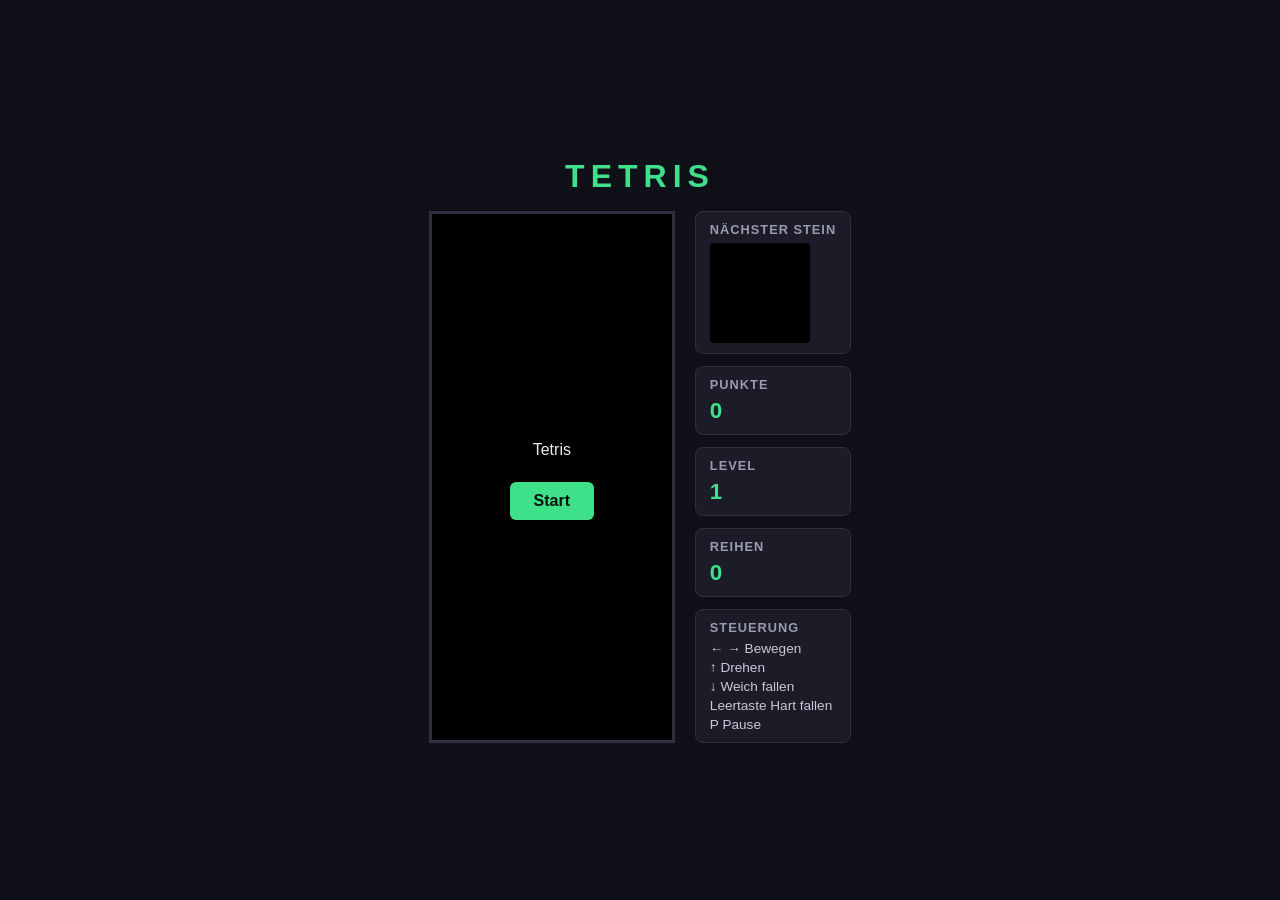
<file: index.html>
<!DOCTYPE html>
<html lang="de">
<head>
<meta charset="UTF-8">
<meta name="viewport" content="width=device-width, initial-scale=1.0">
<title>Tetris</title>
<link rel="stylesheet" href="style.css">
</head>
<body>
  <div class="game-container">
    <h1>TETRIS</h1>
    <div class="game-area">
      <div class="board-wrapper">
        <canvas id="board" width="240" height="480"></canvas>
        <div id="overlay" class="overlay">
          <p id="overlay-text">Tetris</p>
          <button id="start-btn">Start</button>
        </div>
      </div>
      <div class="sidebar">
        <div class="panel">
          <h2>Nächster Stein</h2>
          <canvas id="next" width="100" height="100"></canvas>
        </div>
        <div class="panel">
          <h2>Punkte</h2>
          <p id="score">0</p>
        </div>
        <div class="panel">
          <h2>Level</h2>
          <p id="level">1</p>
        </div>
        <div class="panel">
          <h2>Reihen</h2>
          <p id="lines">0</p>
        </div>
        <div class="panel controls">
          <h2>Steuerung</h2>
          <ul>
            <li>&larr; &rarr; Bewegen</li>
            <li>&uarr; Drehen</li>
            <li>&darr; Weich fallen</li>
            <li>Leertaste Hart fallen</li>
            <li>P Pause</li>
          </ul>
        </div>
      </div>
    </div>
  </div>
  <script src="script.js"></script>
</body>
</html>
</file>
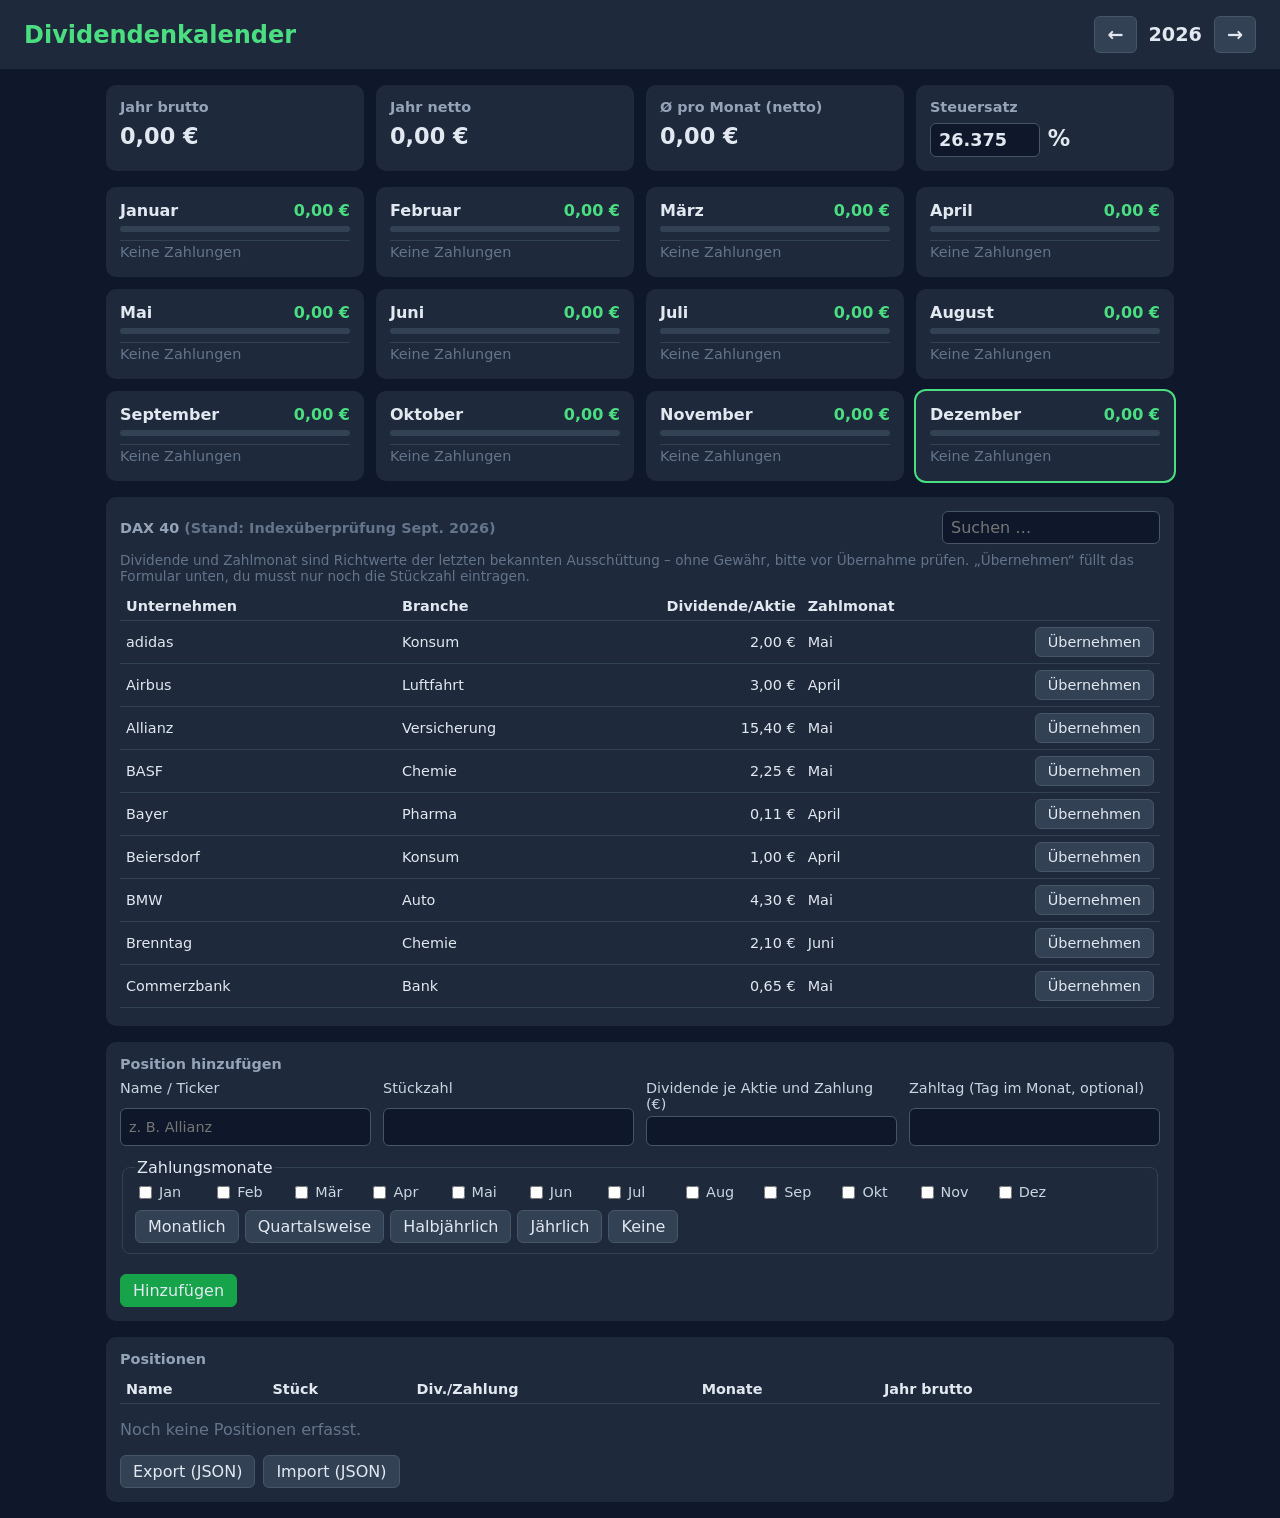
<file: dividendenkalender/index.html>
<!DOCTYPE html>
<html lang="de">
<head>
<meta charset="UTF-8">
<meta name="viewport" content="width=device-width, initial-scale=1.0">
<title>Dividendenkalender</title>
<link rel="stylesheet" href="style.css">
</head>
<body>
  <header>
    <h1>Dividendenkalender</h1>
    <div class="year-nav">
      <button id="prev-year" aria-label="Vorheriges Jahr">&larr;</button>
      <span id="year"></span>
      <button id="next-year" aria-label="Nächstes Jahr">&rarr;</button>
    </div>
  </header>

  <main>
    <section class="summary">
      <div class="stat"><h2>Jahr brutto</h2><p id="total-gross">0,00 €</p></div>
      <div class="stat"><h2>Jahr netto</h2><p id="total-net">0,00 €</p></div>
      <div class="stat"><h2>Ø pro Monat (netto)</h2><p id="avg-month">0,00 €</p></div>
      <div class="stat">
        <h2>Steuersatz</h2>
        <p><input id="tax-rate" type="number" min="0" max="100" step="0.01"> %</p>
      </div>
    </section>

    <section class="calendar" id="calendar"></section>

    <section class="panel">
      <div class="panel-head">
        <h2>DAX 40 <span class="muted">(Stand: Indexüberprüfung Sept. 2026)</span></h2>
        <input id="dax-filter" type="search" placeholder="Suchen …">
      </div>
      <p class="muted small">Dividende und Zahlmonat sind Richtwerte der letzten bekannten Ausschüttung – ohne Gewähr, bitte vor Übernahme prüfen.
        „Übernehmen“ füllt das Formular unten, du musst nur noch die Stückzahl eintragen.</p>
      <div class="table-wrap">
        <table>
          <thead>
            <tr><th>Unternehmen</th><th>Branche</th><th class="num">Dividende/Aktie</th><th>Zahlmonat</th><th></th></tr>
          </thead>
          <tbody id="dax"></tbody>
        </table>
      </div>
    </section>

    <section class="panel">
      <h2 id="form-title">Position hinzufügen</h2>
      <form id="position-form">
        <input type="hidden" id="edit-id">
        <label>Name / Ticker
          <input id="name" required placeholder="z. B. Allianz">
        </label>
        <label>Stückzahl
          <input id="shares" type="number" min="0" step="any" required>
        </label>
        <label>Dividende je Aktie und Zahlung (€)
          <input id="dividend" type="number" min="0" step="any" required>
        </label>
        <label>Zahltag (Tag im Monat, optional)
          <input id="day" type="number" min="1" max="31">
        </label>
        <fieldset>
          <legend>Zahlungsmonate</legend>
          <div id="months" class="months"></div>
          <div class="presets">
            <button type="button" data-preset="1">Monatlich</button>
            <button type="button" data-preset="3">Quartalsweise</button>
            <button type="button" data-preset="6">Halbjährlich</button>
            <button type="button" data-preset="12">Jährlich</button>
            <button type="button" data-preset="0">Keine</button>
          </div>
        </fieldset>
        <div class="actions">
          <button type="submit" id="submit-btn">Hinzufügen</button>
          <button type="button" id="cancel-edit" hidden>Abbrechen</button>
        </div>
      </form>
    </section>

    <section class="panel">
      <h2>Positionen</h2>
      <table>
        <thead>
          <tr><th>Name</th><th>Stück</th><th>Div./Zahlung</th><th>Monate</th><th>Jahr brutto</th><th></th></tr>
        </thead>
        <tbody id="positions"></tbody>
      </table>
      <p id="empty" class="muted">Noch keine Positionen erfasst.</p>
      <div class="actions">
        <button id="export">Export (JSON)</button>
        <label class="file-btn">Import (JSON)<input id="import" type="file" accept="application/json" hidden></label>
      </div>
    </section>
  </main>

  <script src="dax.js"></script>
  <script src="script.js"></script>
</body>
</html>
</file>
<file: style.css>
:root {
  color-scheme: dark;
  --bg: #101018;
  --panel-bg: #1c1c28;
  --accent: #3ee08a;
  --text: #e8e8f0;
  --border: #2f2f40;
}

* {
  box-sizing: border-box;
}

body {
  margin: 0;
  min-height: 100vh;
  display: flex;
  align-items: center;
  justify-content: center;
  background: var(--bg);
  color: var(--text);
  font-family: "Segoe UI", Arial, sans-serif;
  padding: 24px 16px;
}

.game-container {
  display: flex;
  flex-direction: column;
  align-items: center;
  gap: 16px;
}

h1 {
  margin: 0;
  letter-spacing: 6px;
  color: var(--accent);
}

.game-area {
  display: flex;
  gap: 20px;
  flex-wrap: wrap;
  justify-content: center;
}

.board-wrapper {
  position: relative;
  border: 3px solid var(--border);
  background: #000;
  line-height: 0;
}

canvas {
  display: block;
}

.overlay {
  position: absolute;
  inset: 0;
  background: rgba(0, 0, 0, 0.75);
  display: flex;
  flex-direction: column;
  align-items: center;
  justify-content: center;
  gap: 16px;
  text-align: center;
  padding: 16px;
}

.overlay.hidden {
  display: none;
}

.overlay button {
  background: var(--accent);
  border: none;
  color: #05130b;
  font-weight: bold;
  padding: 10px 24px;
  border-radius: 6px;
  cursor: pointer;
  font-size: 1rem;
}

.overlay button:hover {
  filter: brightness(1.1);
}

.sidebar {
  display: flex;
  flex-direction: column;
  gap: 12px;
  min-width: 150px;
}

.panel {
  background: var(--panel-bg);
  border: 1px solid var(--border);
  border-radius: 8px;
  padding: 10px 14px;
}

.panel h2 {
  margin: 0 0 6px;
  font-size: 0.8rem;
  text-transform: uppercase;
  letter-spacing: 1px;
  color: #9a9ab0;
}

.panel p {
  margin: 0;
  font-size: 1.4rem;
  font-weight: bold;
  color: var(--accent);
}

.controls ul {
  list-style: none;
  margin: 0;
  padding: 0;
  font-size: 0.85rem;
  color: #c8c8d8;
  display: flex;
  flex-direction: column;
  gap: 4px;
}

#next {
  background: #000;
  border-radius: 4px;
}
</file>
<file: dividendenkalender/style.css>
* { box-sizing: border-box; }

body {
  margin: 0;
  font-family: system-ui, -apple-system, "Segoe UI", sans-serif;
  background: #0f172a;
  color: #e2e8f0;
}

header {
  display: flex;
  flex-wrap: wrap;
  justify-content: space-between;
  align-items: center;
  gap: 12px;
  padding: 16px 24px;
  background: #1e293b;
}

h1 { margin: 0; font-size: 1.5rem; color: #4ade80; }
h2 { margin: 0 0 8px; font-size: 0.9rem; color: #94a3b8; font-weight: 600; }

main { max-width: 1100px; margin: 0 auto; padding: 16px; display: grid; gap: 16px; }

button, .file-btn {
  background: #334155;
  color: inherit;
  border: 1px solid #475569;
  border-radius: 6px;
  padding: 6px 12px;
  font: inherit;
  cursor: pointer;
}
button:hover, .file-btn:hover { background: #475569; }
button[type="submit"] { background: #16a34a; border-color: #16a34a; }
button[type="submit"]:hover { background: #15803d; }

.year-nav { display: flex; align-items: center; gap: 12px; font-size: 1.2rem; font-weight: 600; }

.summary { display: grid; grid-template-columns: repeat(auto-fit, minmax(180px, 1fr)); gap: 12px; }
.stat, .panel, .month { background: #1e293b; border-radius: 10px; padding: 14px; }
.stat p { margin: 0; font-size: 1.4rem; font-weight: 700; }
.stat input { width: 110px; font-size: 1.1rem; }

.calendar { display: grid; grid-template-columns: repeat(auto-fill, minmax(240px, 1fr)); gap: 12px; }
.month h3 { margin: 0 0 6px; display: flex; justify-content: space-between; font-size: 1rem; }
.month h3 span { color: #4ade80; }
.month.current { outline: 2px solid #4ade80; }
.month ul { list-style: none; margin: 0; padding: 0; font-size: 0.9rem; }
.month li { display: flex; justify-content: space-between; gap: 8px; padding: 3px 0; border-top: 1px solid #334155; }
.month .bar { height: 6px; background: #334155; border-radius: 3px; margin-bottom: 8px; overflow: hidden; }
.month .bar div { height: 100%; background: #4ade80; }

form { display: grid; grid-template-columns: repeat(auto-fit, minmax(220px, 1fr)); gap: 12px; }
label { display: grid; gap: 4px; font-size: 0.9rem; color: #cbd5e1; }
input {
  background: #0f172a;
  color: inherit;
  border: 1px solid #475569;
  border-radius: 6px;
  padding: 6px 8px;
  font: inherit;
}
fieldset { grid-column: 1 / -1; border: 1px solid #334155; border-radius: 8px; }
.months { display: grid; grid-template-columns: repeat(auto-fill, minmax(70px, 1fr)); gap: 6px; }
.months label { display: flex; align-items: center; gap: 4px; }
.presets { margin-top: 8px; display: flex; flex-wrap: wrap; gap: 6px; }
.actions { grid-column: 1 / -1; display: flex; gap: 8px; margin-top: 8px; }

table { width: 100%; border-collapse: collapse; font-size: 0.9rem; }
th, td { text-align: left; padding: 6px; border-bottom: 1px solid #334155; }
td.num, th.num { text-align: right; }
.muted { color: #64748b; }
.small { font-size: 0.85rem; margin: 0 0 8px; }
.panel-head { display: flex; flex-wrap: wrap; justify-content: space-between; align-items: center; gap: 8px; margin-bottom: 8px; }
.panel-head h2 { margin: 0; }
.table-wrap { max-height: 420px; overflow-y: auto; }
.table-wrap thead th { position: sticky; top: 0; background: #1e293b; }
.badge { font-size: 0.75rem; color: #4ade80; border: 1px solid #4ade80; border-radius: 4px; padding: 1px 5px; margin-left: 6px; }

@media (max-width: 640px) {
  table thead { display: none; }
  table tr { display: grid; grid-template-columns: 1fr 1fr; padding: 6px 0; border-bottom: 1px solid #334155; }
  table td { border: none; }
}
</file>
